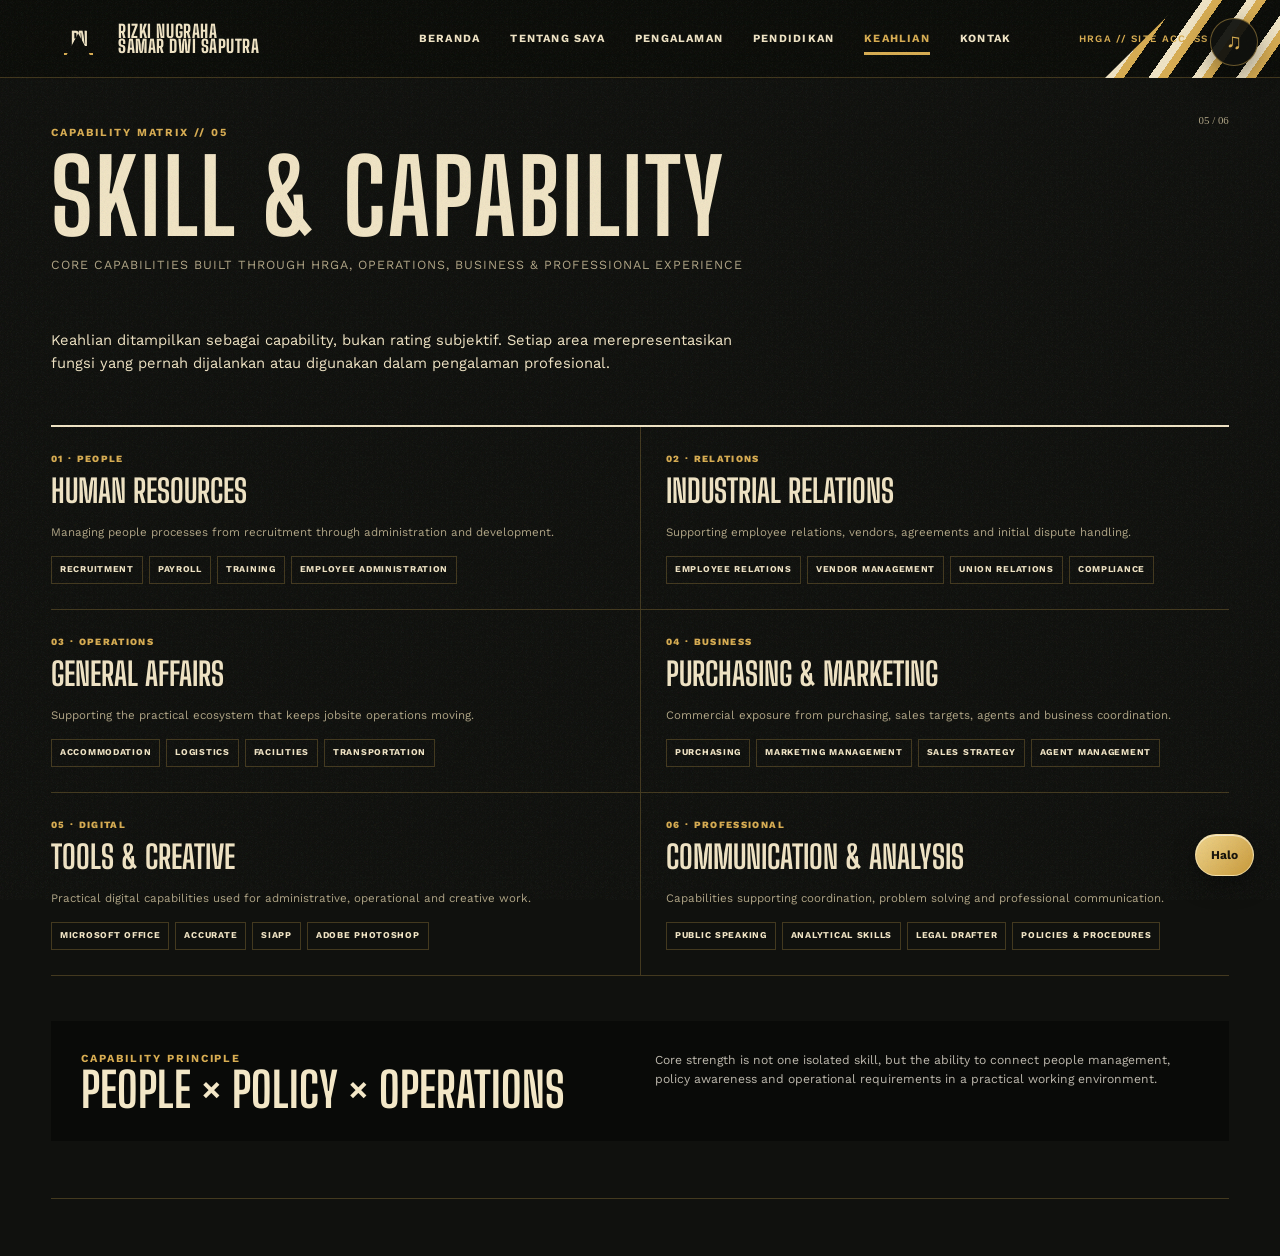
<file: keahlian.html>
<!doctype html>
<html lang="id">
<head>
<meta charset="utf-8">
<meta name="viewport" content="width=device-width, initial-scale=1">
<meta name="description" content="Portfolio profesional Rizki Nugraha Samar Dwi Saputra — HRGA & Mining Operations.">
<title>Skill & Capability — Rizki Nugraha</title>
<link rel="stylesheet" href="style.css">
</head>
<body class="">
<header class="navbar">
  <div class="container nav-inner">
    <a class="brand" href="beranda.html">
      <div class="logo">RN</div>
      <div class="brand-name"><span>RIZKI NUGRAHA</span><span>SAMAR DWI SAPUTRA</span></div>
    </a>
    <nav class="nav-links"><a href="beranda.html" class="">BERANDA</a>
<a href="tentang.html" class="">TENTANG SAYA</a>
<a href="pengalaman.html" class="">PENGALAMAN</a>
<a href="pendidikan.html" class="">PENDIDIKAN</a>
<a href="keahlian.html" class="active">KEAHLIAN</a>
<a href="kontak.html" class="">KONTAK</a></nav>
    <div class="nav-meta">HRGA // SITE ACCESS</div>
    <button class="menu-toggle" aria-label="Buka navigasi">☰</button>
  </div>
</header>

<main class="page">
<div class="page-no">05 / 06</div>
<div class="container">
<header class="page-head">
  <div class="eyebrow">CAPABILITY MATRIX // 05</div>
  <h1 class="display">SKILL & CAPABILITY</h1>
  <p class="sub">CORE CAPABILITIES BUILT THROUGH HRGA, OPERATIONS, BUSINESS & PROFESSIONAL EXPERIENCE</p>
</header>

<div class="capability-intro">
  <p style="font-size:.92rem;color:var(--muted);">Keahlian ditampilkan sebagai capability, bukan rating subjektif. Setiap area merepresentasikan fungsi yang pernah dijalankan atau digunakan dalam pengalaman profesional.</p>
</div>

<section class="capability-grid">
  <article class="capability"><div class="category">01 · PEOPLE</div><h2>HUMAN RESOURCES</h2><p>Managing people processes from recruitment through administration and development.</p><div class="matrix-tags"><span class="tag">Recruitment</span><span class="tag">Payroll</span><span class="tag">Training</span><span class="tag">Employee Administration</span></div></article>
  <article class="capability"><div class="category">02 · RELATIONS</div><h2>INDUSTRIAL RELATIONS</h2><p>Supporting employee relations, vendors, agreements and initial dispute handling.</p><div class="matrix-tags"><span class="tag">Employee Relations</span><span class="tag">Vendor Management</span><span class="tag">Union Relations</span><span class="tag">Compliance</span></div></article>
  <article class="capability"><div class="category">03 · OPERATIONS</div><h2>GENERAL AFFAIRS</h2><p>Supporting the practical ecosystem that keeps jobsite operations moving.</p><div class="matrix-tags"><span class="tag">Accommodation</span><span class="tag">Logistics</span><span class="tag">Facilities</span><span class="tag">Transportation</span></div></article>
  <article class="capability"><div class="category">04 · BUSINESS</div><h2>PURCHASING & MARKETING</h2><p>Commercial exposure from purchasing, sales targets, agents and business coordination.</p><div class="matrix-tags"><span class="tag">Purchasing</span><span class="tag">Marketing Management</span><span class="tag">Sales Strategy</span><span class="tag">Agent Management</span></div></article>
  <article class="capability"><div class="category">05 · DIGITAL</div><h2>TOOLS & CREATIVE</h2><p>Practical digital capabilities used for administrative, operational and creative work.</p><div class="matrix-tags"><span class="tag">Microsoft Office</span><span class="tag">ACCURATE</span><span class="tag">SIAPP</span><span class="tag">Adobe Photoshop</span></div></article>
  <article class="capability"><div class="category">06 · PROFESSIONAL</div><h2>COMMUNICATION & ANALYSIS</h2><p>Capabilities supporting coordination, problem solving and professional communication.</p><div class="matrix-tags"><span class="tag">Public Speaking</span><span class="tag">Analytical Skills</span><span class="tag">Legal Drafter</span><span class="tag">Policies & Procedures</span></div></article>
</section>

<section class="capability-callout">
  <div><div class="eyebrow">CAPABILITY PRINCIPLE</div><h2>PEOPLE × POLICY × OPERATIONS</h2></div>
  <p>Core strength is not one isolated skill, but the ability to connect people management, policy awareness and operational requirements in a practical working environment.</p>
</section>
</div>
<div class="site-footer-nav"><a href="pendidikan.html">← EDUCATION</a><a href="kontak.html">CONTACT →</a></div>
</main>

<script src="script.js"></script>
</body>
</html>
</file>
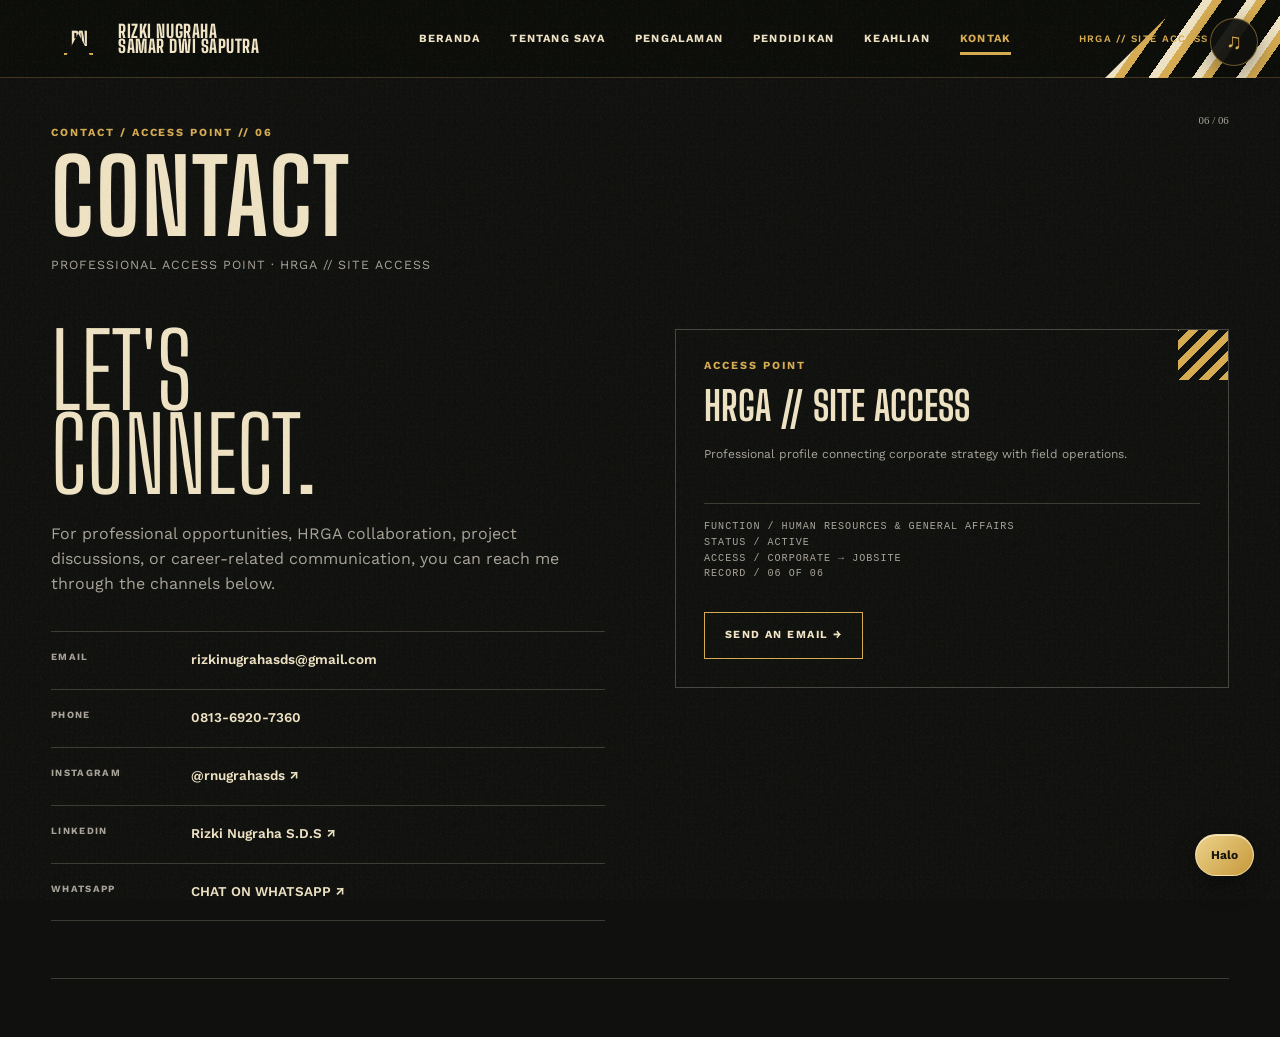
<file: kontak.html>
<!doctype html>
<html lang="id">
<head>
<meta charset="utf-8">
<meta name="viewport" content="width=device-width, initial-scale=1">
<meta name="description" content="Portfolio profesional Rizki Nugraha Samar Dwi Saputra — HRGA & Mining Operations.">
<title>Contact — Rizki Nugraha</title>
<link rel="stylesheet" href="style.css">
</head>
<body class="contact-page">
<header class="navbar">
  <div class="container nav-inner">
    <a class="brand" href="beranda.html">
      <div class="logo">RN</div>
      <div class="brand-name"><span>RIZKI NUGRAHA</span><span>SAMAR DWI SAPUTRA</span></div>
    </a>
    <nav class="nav-links"><a href="beranda.html" class="">BERANDA</a>
<a href="tentang.html" class="">TENTANG SAYA</a>
<a href="pengalaman.html" class="">PENGALAMAN</a>
<a href="pendidikan.html" class="">PENDIDIKAN</a>
<a href="keahlian.html" class="">KEAHLIAN</a>
<a href="kontak.html" class="active">KONTAK</a></nav>
    <div class="nav-meta">HRGA // SITE ACCESS</div>
    <button class="menu-toggle" aria-label="Buka navigasi">☰</button>
  </div>
</header>

<main class="page contact-page">
<div class="page-no">06 / 06</div>
<div class="container">
<header class="page-head">
  <div class="eyebrow">CONTACT / ACCESS POINT // 06</div>
  <h1 class="display">CONTACT</h1>
  <p class="sub">PROFESSIONAL ACCESS POINT · HRGA // SITE ACCESS</p>
</header>

<section class="contact-grid">
  <div>
    <div class="contact-title">LET'S<br>CONNECT.</div>
    <p class="contact-lead">For professional opportunities, HRGA collaboration, project discussions, or career-related communication, you can reach me through the channels below.</p>
    <div class="contact-list">
      <div class="contact-item"><small>EMAIL</small><a href="mailto:rizkinugrahasds@gmail.com">rizkinugrahasds@gmail.com</a></div>
      <div class="contact-item"><small>PHONE</small><a href="tel:+6281369207360">0813-6920-7360</a></div>
      <div class="contact-item"><small>INSTAGRAM</small><a href="https://www.instagram.com/rnugrahasds/" target="_blank" rel="noopener noreferrer">@rnugrahasds ↗</a></div>
      <div class="contact-item"><small>LINKEDIN</small><a href="https://www.linkedin.com/in/rizki-nugraha-s-d-s-42575a169" target="_blank" rel="noopener noreferrer">Rizki Nugraha S.D.S ↗</a></div>
      <div class="contact-item"><small>WHATSAPP</small><a href="https://wa.me/6281369207360" target="_blank" rel="noopener noreferrer">CHAT ON WHATSAPP ↗</a></div>
    </div>
  </div>

  <aside class="access-box">
    <div class="eyebrow">ACCESS POINT</div>
    <h3>HRGA // SITE ACCESS</h3>
    <p>Professional profile connecting corporate strategy with field operations.</p>
    <div class="access-code mono">
      FUNCTION / HUMAN RESOURCES & GENERAL AFFAIRS<br>
      STATUS / ACTIVE<br>
      ACCESS / CORPORATE → JOBSITE<br>
      RECORD / 06 OF 06
    </div>
    <div style="margin-top:30px;">
      <a class="btn" href="mailto:rizkinugrahasds@gmail.com">SEND AN EMAIL →</a>
    </div>
  </aside>
</section>
</div>
<div class="site-footer-nav"><a href="keahlian.html">← SKILLS</a><a href="beranda.html">RETURN TO SITE ACCESS →</a></div>
</main>

<script src="script.js"></script>
</body>
</html>
</file>
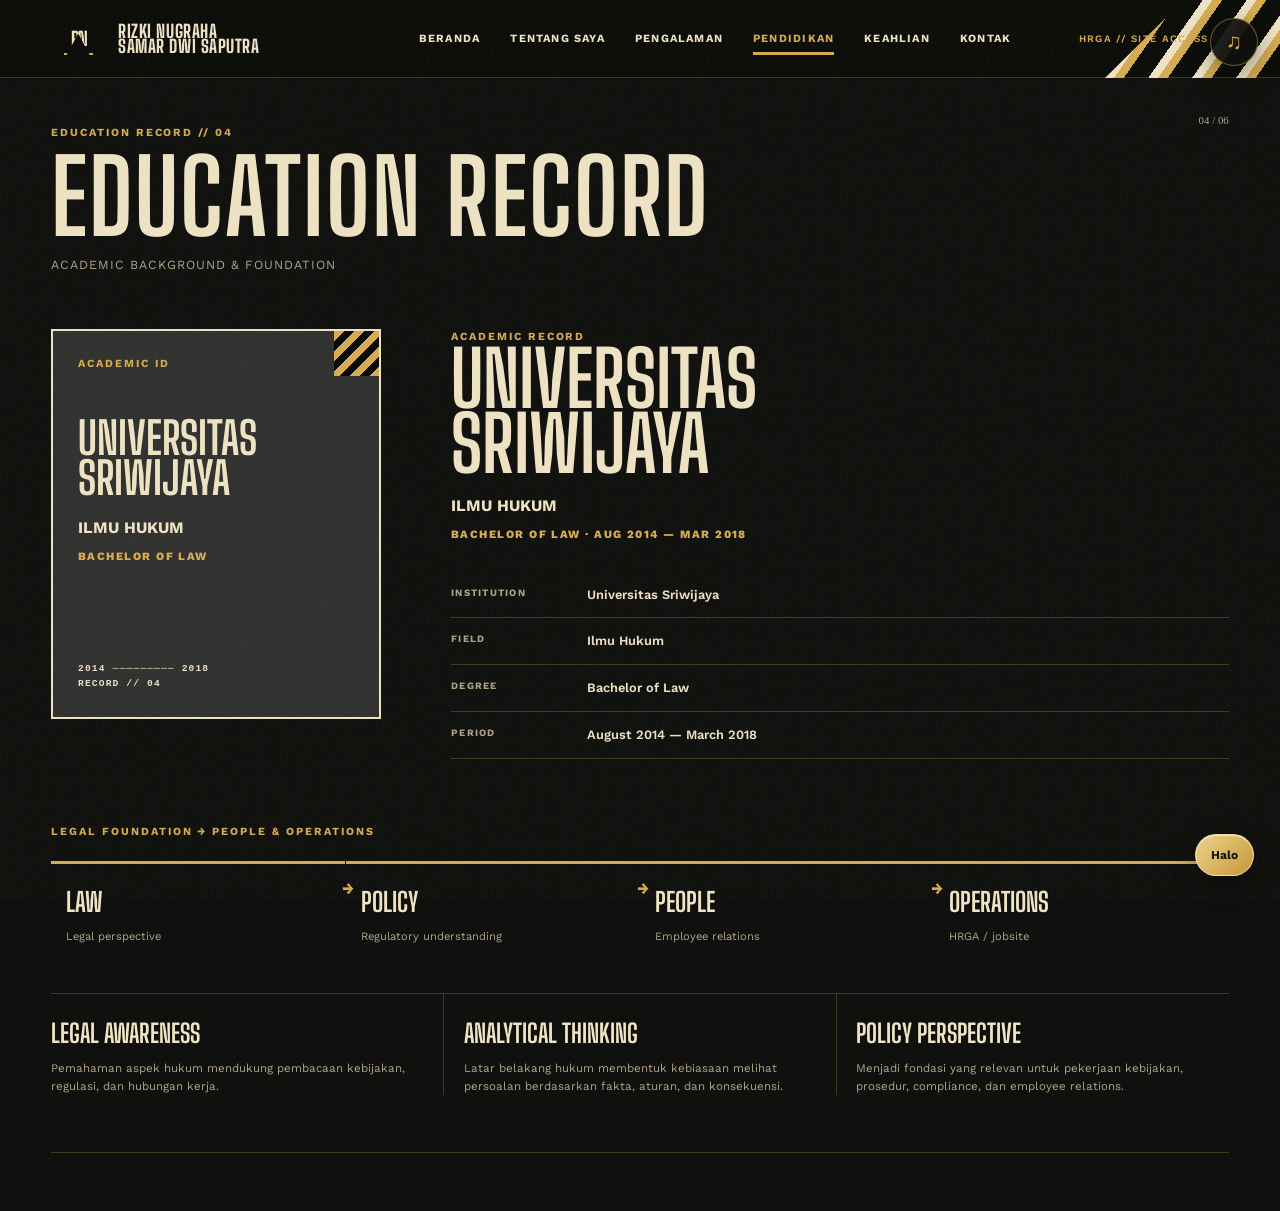
<file: pendidikan.html>
<!doctype html>
<html lang="id">
<head>
<meta charset="utf-8">
<meta name="viewport" content="width=device-width, initial-scale=1">
<meta name="description" content="Portfolio profesional Rizki Nugraha Samar Dwi Saputra — HRGA & Mining Operations.">
<title>Education Record — Rizki Nugraha</title>
<link rel="stylesheet" href="style.css">
</head>
<body class="">
<header class="navbar">
  <div class="container nav-inner">
    <a class="brand" href="beranda.html">
      <div class="logo">RN</div>
      <div class="brand-name"><span>RIZKI NUGRAHA</span><span>SAMAR DWI SAPUTRA</span></div>
    </a>
    <nav class="nav-links"><a href="beranda.html" class="">BERANDA</a>
<a href="tentang.html" class="">TENTANG SAYA</a>
<a href="pengalaman.html" class="">PENGALAMAN</a>
<a href="pendidikan.html" class="active">PENDIDIKAN</a>
<a href="keahlian.html" class="">KEAHLIAN</a>
<a href="kontak.html" class="">KONTAK</a></nav>
    <div class="nav-meta">HRGA // SITE ACCESS</div>
    <button class="menu-toggle" aria-label="Buka navigasi">☰</button>
  </div>
</header>

<main class="page">
<div class="page-no">04 / 06</div>
<div class="container">
<header class="page-head">
  <div class="eyebrow">EDUCATION RECORD // 04</div>
  <h1 class="display">EDUCATION RECORD</h1>
  <p class="sub">ACADEMIC BACKGROUND & FOUNDATION</p>
</header>

<section class="edu-grid">
  <div class="academic-id">
    <div class="eyebrow">ACADEMIC ID</div>
    <h2>UNIVERSITAS<br>SRIWIJAYA</h2>
    <div style="margin-top:18px;font-weight:700;">ILMU HUKUM</div>
    <div class="edu-degree">BACHELOR OF LAW</div>
    <div class="record mono">2014 ───────── 2018<br>RECORD // 04</div>
  </div>
  <div class="edu-main">
    <div class="eyebrow">ACADEMIC RECORD</div>
    <h2>UNIVERSITAS<br>SRIWIJAYA</h2>
    <div class="edu-field">ILMU HUKUM</div>
    <div class="edu-degree">BACHELOR OF LAW · AUG 2014 — MAR 2018</div>
    <div class="data-list" style="margin-top:28px;">
      <div class="data-row"><span class="label">INSTITUTION</span><span class="value">Universitas Sriwijaya</span></div>
      <div class="data-row"><span class="label">FIELD</span><span class="value">Ilmu Hukum</span></div>
      <div class="data-row"><span class="label">DEGREE</span><span class="value">Bachelor of Law</span></div>
      <div class="data-row"><span class="label">PERIOD</span><span class="value">August 2014 — March 2018</span></div>
    </div>
  </div>
</section>

<section class="foundation">
  <div class="eyebrow">LEGAL FOUNDATION → PEOPLE & OPERATIONS</div>
  <div class="foundation-flow">
    <div class="foundation-step"><strong>LAW</strong><p>Legal perspective</p></div>
    <div class="foundation-step"><strong>POLICY</strong><p>Regulatory understanding</p></div>
    <div class="foundation-step"><strong>PEOPLE</strong><p>Employee relations</p></div>
    <div class="foundation-step"><strong>OPERATIONS</strong><p>HRGA / jobsite</p></div>
  </div>
  <div class="foundation-notes">
    <article class="foundation-note"><h3>LEGAL AWARENESS</h3><p>Pemahaman aspek hukum mendukung pembacaan kebijakan, regulasi, dan hubungan kerja.</p></article>
    <article class="foundation-note"><h3>ANALYTICAL THINKING</h3><p>Latar belakang hukum membentuk kebiasaan melihat persoalan berdasarkan fakta, aturan, dan konsekuensi.</p></article>
    <article class="foundation-note"><h3>POLICY PERSPECTIVE</h3><p>Menjadi fondasi yang relevan untuk pekerjaan kebijakan, prosedur, compliance, dan employee relations.</p></article>
  </div>
</section>
</div>
<div class="site-footer-nav"><a href="pengalaman.html">← EXPERIENCE</a><a href="keahlian.html">SKILLS →</a></div>
</main>

<script src="script.js"></script>
</body>
</html>
</file>
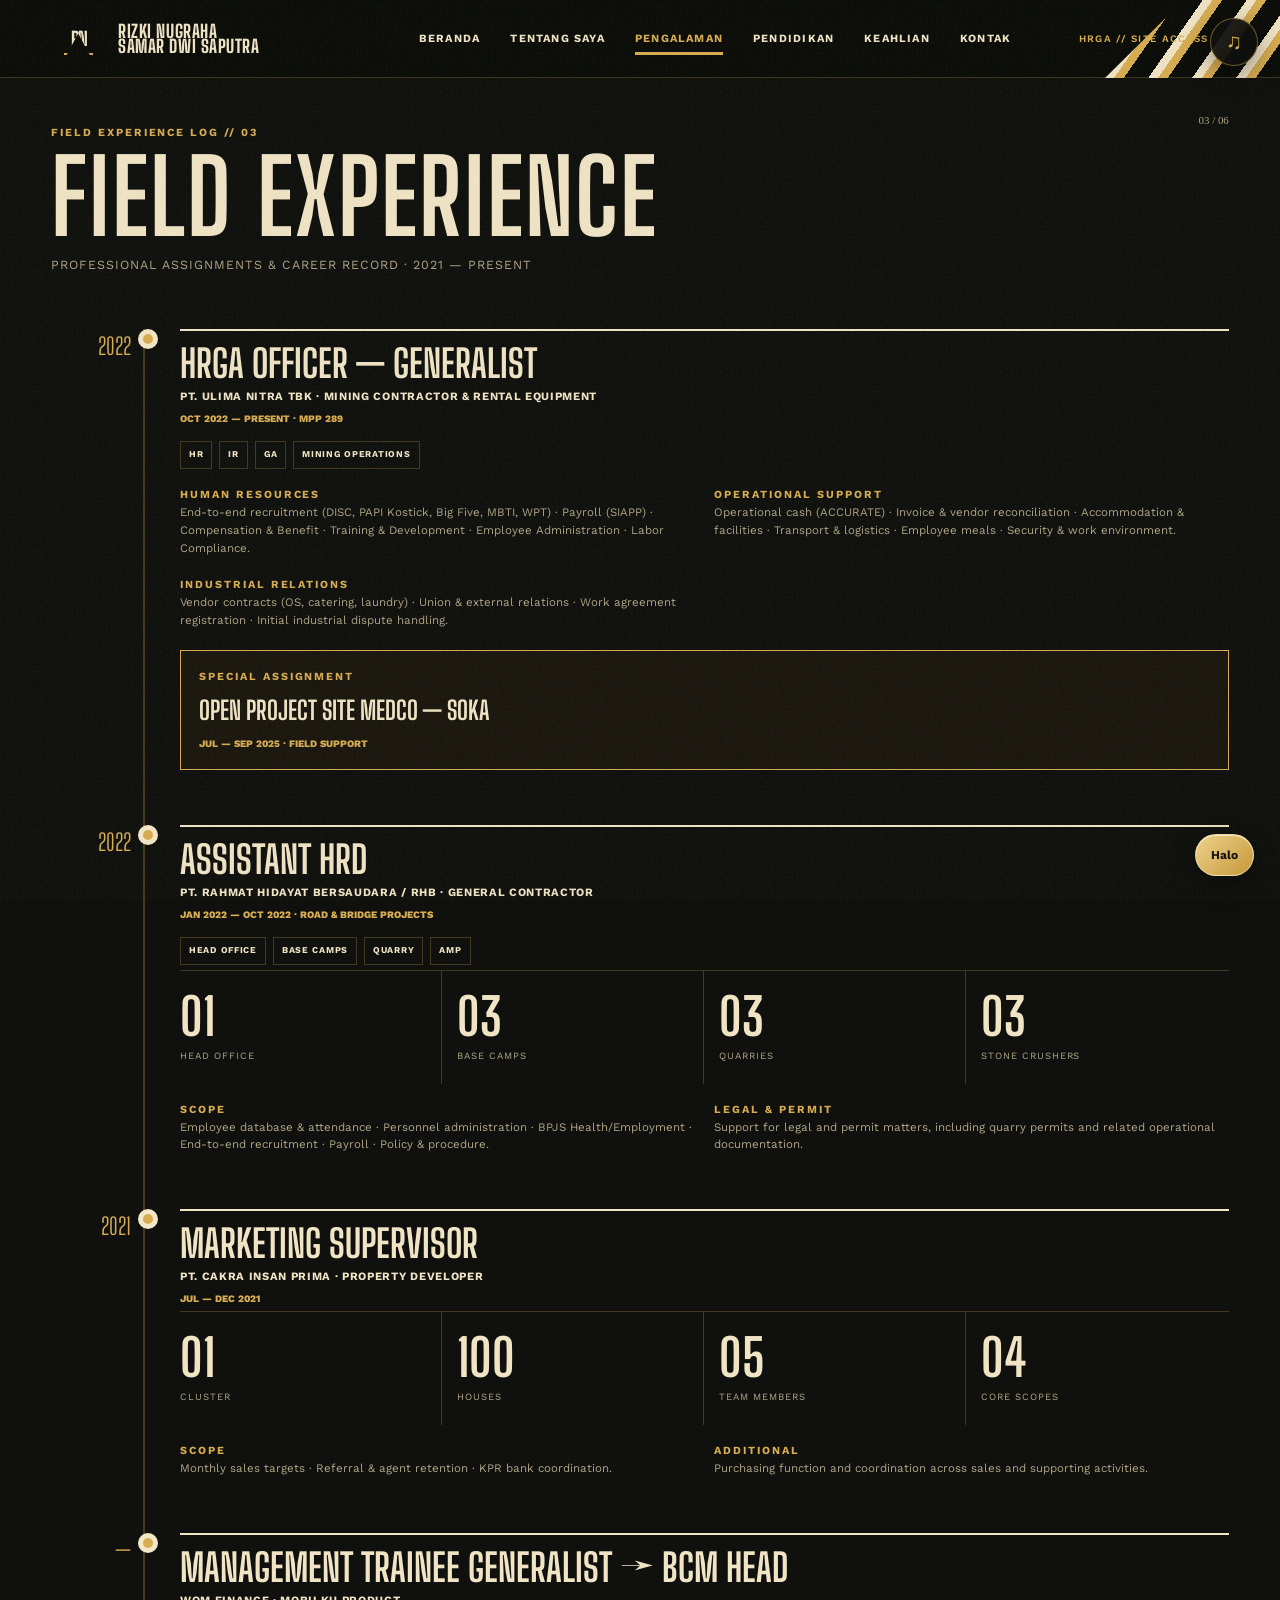
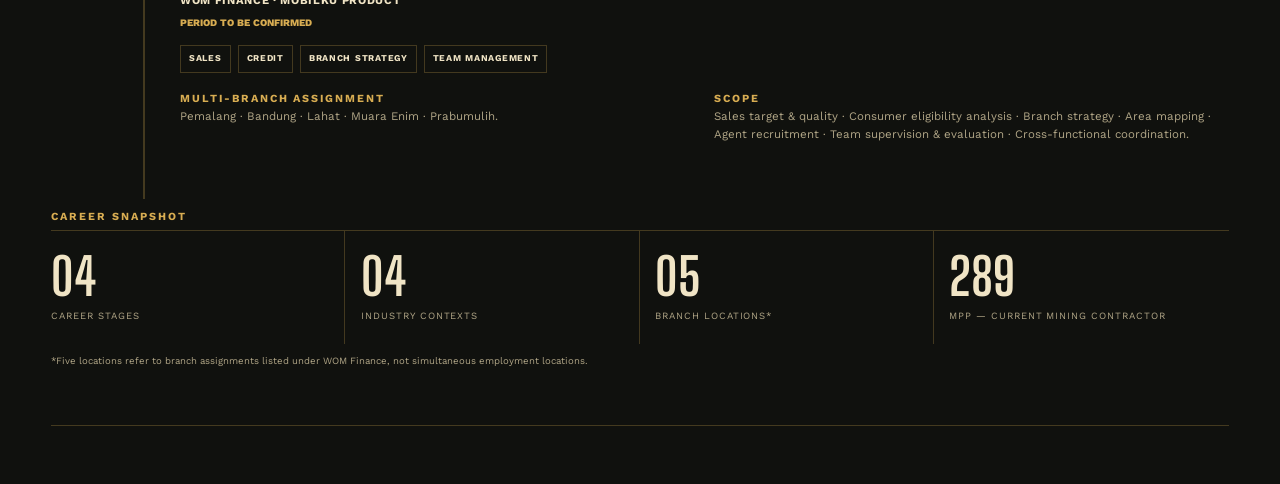
<file: pengalaman.html>
<!doctype html>
<html lang="id">
<head>
<meta charset="utf-8">
<meta name="viewport" content="width=device-width, initial-scale=1">
<meta name="description" content="Portfolio profesional Rizki Nugraha Samar Dwi Saputra — HRGA & Mining Operations.">
<title>Field Experience — Rizki Nugraha</title>
<link rel="stylesheet" href="style.css">
</head>
<body class="">
<header class="navbar">
  <div class="container nav-inner">
    <a class="brand" href="beranda.html">
      <div class="logo">RN</div>
      <div class="brand-name"><span>RIZKI NUGRAHA</span><span>SAMAR DWI SAPUTRA</span></div>
    </a>
    <nav class="nav-links"><a href="beranda.html" class="">BERANDA</a>
<a href="tentang.html" class="">TENTANG SAYA</a>
<a href="pengalaman.html" class="active">PENGALAMAN</a>
<a href="pendidikan.html" class="">PENDIDIKAN</a>
<a href="keahlian.html" class="">KEAHLIAN</a>
<a href="kontak.html" class="">KONTAK</a></nav>
    <div class="nav-meta">HRGA // SITE ACCESS</div>
    <button class="menu-toggle" aria-label="Buka navigasi">☰</button>
  </div>
</header>

<main class="page">
<div class="page-no">03 / 06</div>
<div class="container">
<header class="page-head">
  <div class="eyebrow">FIELD EXPERIENCE LOG // 03</div>
  <h1 class="display">FIELD EXPERIENCE</h1>
  <p class="sub">PROFESSIONAL ASSIGNMENTS & CAREER RECORD · 2021 — PRESENT</p>
</header>

<section class="timeline">
<article class="job">
  <div class="job-year">2022</div><div class="job-dot"></div>
  <div class="job-card">
    <h2>HRGA OFFICER — GENERALIST</h2>
    <div class="job-company">PT. ULIMA NITRA TBK · MINING CONTRACTOR & RENTAL EQUIPMENT</div>
    <div class="job-period">OCT 2022 — PRESENT · MPP 289</div>
    <div class="scope"><span class="tag">HR</span><span class="tag">IR</span><span class="tag">GA</span><span class="tag">MINING OPERATIONS</span></div>
    <div class="job-detail">
      <div><div class="eyebrow">HUMAN RESOURCES</div><p>End-to-end recruitment (DISC, PAPI Kostick, Big Five, MBTI, WPT) · Payroll (SIAPP) · Compensation & Benefit · Training & Development · Employee Administration · Labor Compliance.</p></div>
      <div><div class="eyebrow">OPERATIONAL SUPPORT</div><p>Operational cash (ACCURATE) · Invoice & vendor reconciliation · Accommodation & facilities · Transport & logistics · Employee meals · Security & work environment.</p></div>
      <div><div class="eyebrow">INDUSTRIAL RELATIONS</div><p>Vendor contracts (OS, catering, laundry) · Union & external relations · Work agreement registration · Initial industrial dispute handling.</p></div>
    </div>
    <div class="assignment"><div class="eyebrow">SPECIAL ASSIGNMENT</div><strong>OPEN PROJECT SITE MEDCO — SOKA</strong><div class="job-period">JUL — SEP 2025 · FIELD SUPPORT</div></div>
  </div>
</article>

<article class="job">
  <div class="job-year">2022</div><div class="job-dot"></div>
  <div class="job-card">
    <h2>ASSISTANT HRD</h2>
    <div class="job-company">PT. RAHMAT HIDAYAT BERSAUDARA / RHB · GENERAL CONTRACTOR</div>
    <div class="job-period">JAN 2022 — OCT 2022 · ROAD & BRIDGE PROJECTS</div>
    <div class="scope"><span class="tag">HEAD OFFICE</span><span class="tag">BASE CAMPS</span><span class="tag">QUARRY</span><span class="tag">AMP</span></div>
    <div class="stats">
      <div class="stat"><strong>01</strong><span>Head Office</span></div>
      <div class="stat"><strong>03</strong><span>Base Camps</span></div>
      <div class="stat"><strong>03</strong><span>Quarries</span></div>
      <div class="stat"><strong>03</strong><span>Stone Crushers</span></div>
    </div>
    <div class="job-detail">
      <div><div class="eyebrow">SCOPE</div><p>Employee database & attendance · Personnel administration · BPJS Health/Employment · End-to-end recruitment · Payroll · Policy & procedure.</p></div>
      <div><div class="eyebrow">LEGAL & PERMIT</div><p>Support for legal and permit matters, including quarry permits and related operational documentation.</p></div>
    </div>
  </div>
</article>

<article class="job">
  <div class="job-year">2021</div><div class="job-dot"></div>
  <div class="job-card">
    <h2>MARKETING SUPERVISOR</h2>
    <div class="job-company">PT. CAKRA INSAN PRIMA · PROPERTY DEVELOPER</div>
    <div class="job-period">JUL — DEC 2021</div>
    <div class="stats">
      <div class="stat"><strong>01</strong><span>Cluster</span></div>
      <div class="stat"><strong>100</strong><span>Houses</span></div>
      <div class="stat"><strong>05</strong><span>Team Members</span></div>
      <div class="stat"><strong>04</strong><span>Core Scopes</span></div>
    </div>
    <div class="job-detail">
      <div><div class="eyebrow">SCOPE</div><p>Monthly sales targets · Referral & agent retention · KPR bank coordination.</p></div>
      <div><div class="eyebrow">ADDITIONAL</div><p>Purchasing function and coordination across sales and supporting activities.</p></div>
    </div>
  </div>
</article>

<article class="job">
  <div class="job-year">—</div><div class="job-dot"></div>
  <div class="job-card">
    <h2>MANAGEMENT TRAINEE GENERALIST → BCM HEAD</h2>
    <div class="job-company">WOM FINANCE · MOBILKU PRODUCT</div>
    <div class="job-period">PERIOD TO BE CONFIRMED</div>
    <div class="scope"><span class="tag">SALES</span><span class="tag">CREDIT</span><span class="tag">BRANCH STRATEGY</span><span class="tag">TEAM MANAGEMENT</span></div>
    <div class="job-detail">
      <div><div class="eyebrow">MULTI-BRANCH ASSIGNMENT</div><p>Pemalang · Bandung · Lahat · Muara Enim · Prabumulih.</p></div>
      <div><div class="eyebrow">SCOPE</div><p>Sales target & quality · Consumer eligibility analysis · Branch strategy · Area mapping · Agent recruitment · Team supervision & evaluation · Cross-functional coordination.</p></div>
    </div>
  </div>
</article>
</section>

<section style="margin-top:10px;">
  <div class="eyebrow">CAREER SNAPSHOT</div>
  <div class="stats">
    <div class="stat"><strong>04</strong><span>Career Stages</span></div>
    <div class="stat"><strong>04</strong><span>Industry Contexts</span></div>
    <div class="stat"><strong>05</strong><span>Branch Locations*</span></div>
    <div class="stat"><strong>289</strong><span>MPP — Current Mining Contractor</span></div>
  </div>
  <p class="muted" style="font-size:.6rem;margin-top:10px;">*Five locations refer to branch assignments listed under WOM Finance, not simultaneous employment locations.</p>
</section>
</div>
<div class="site-footer-nav"><a href="tentang.html">← PERSONNEL PROFILE</a><a href="pendidikan.html">EDUCATION →</a></div>
</main>

<script src="script.js"></script>
</body>
</html>
</file>
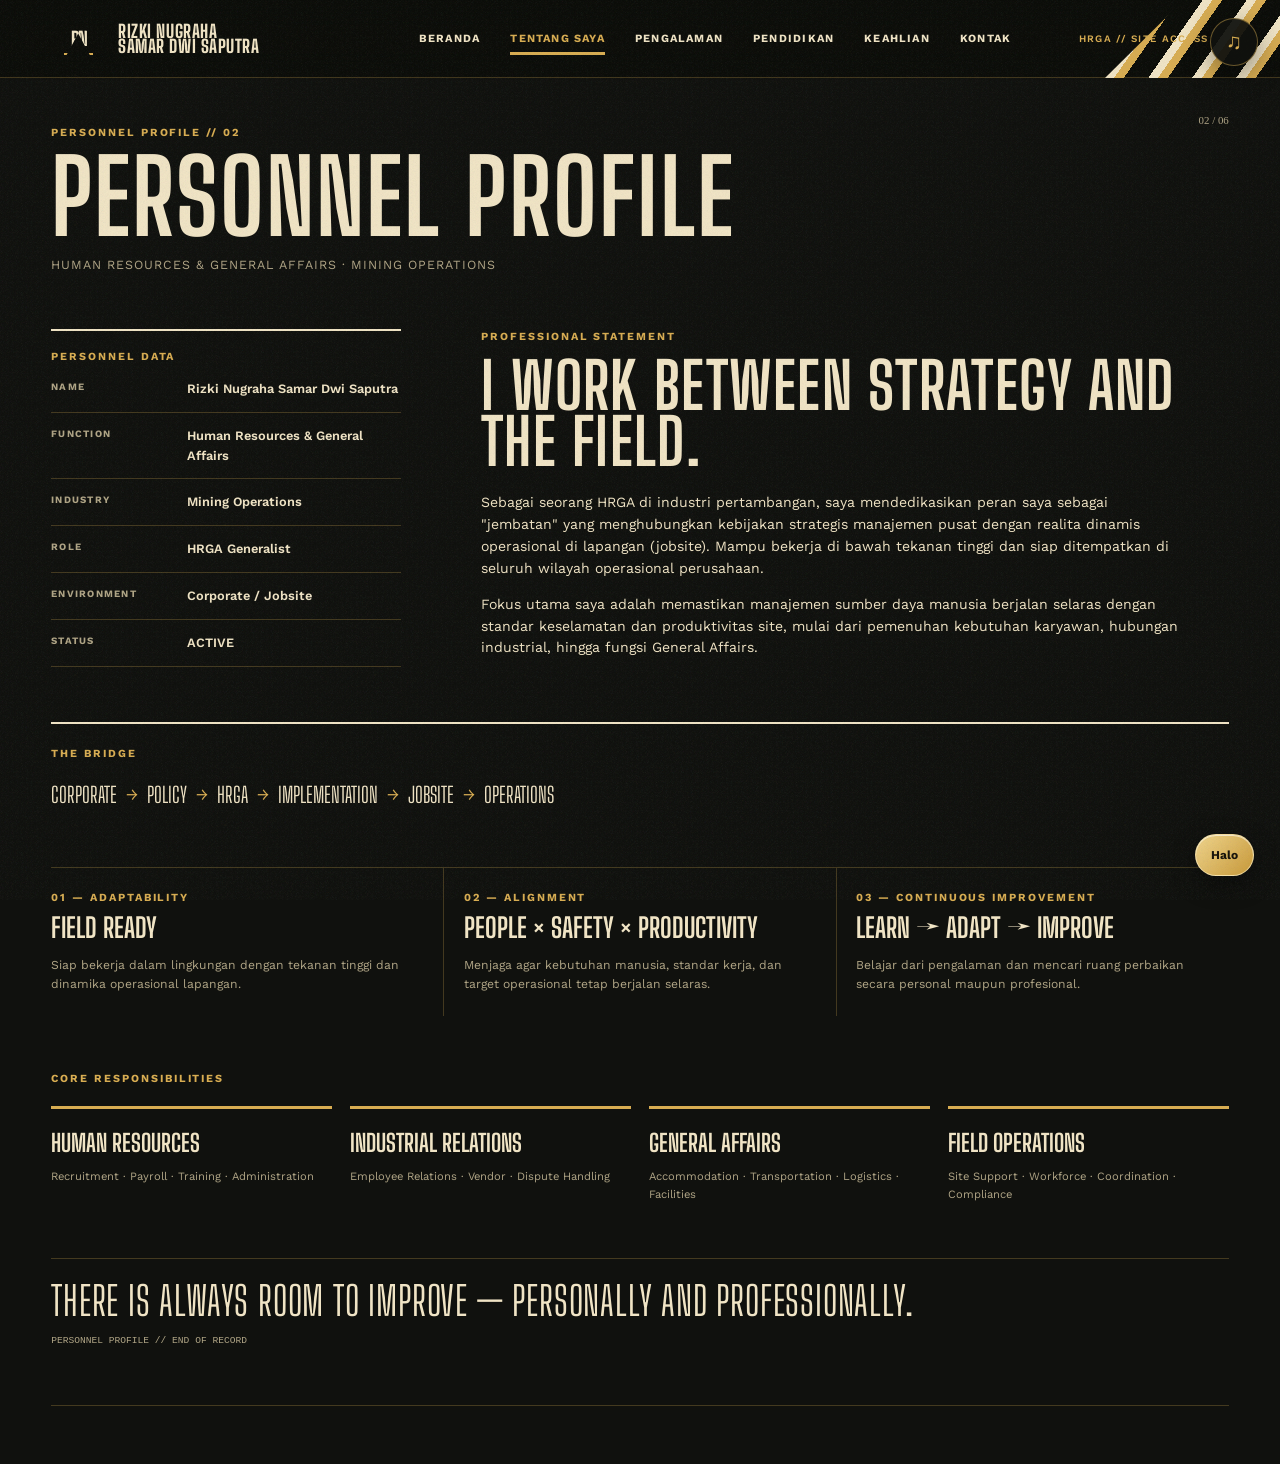
<file: tentang.html>
<!doctype html>
<html lang="id">
<head>
<meta charset="utf-8">
<meta name="viewport" content="width=device-width, initial-scale=1">
<meta name="description" content="Portfolio profesional Rizki Nugraha Samar Dwi Saputra — HRGA & Mining Operations.">
<title>Personnel Profile — Rizki Nugraha</title>
<link rel="stylesheet" href="style.css">
</head>
<body class="">
<header class="navbar">
  <div class="container nav-inner">
    <a class="brand" href="beranda.html">
      <div class="logo">RN</div>
      <div class="brand-name"><span>RIZKI NUGRAHA</span><span>SAMAR DWI SAPUTRA</span></div>
    </a>
    <nav class="nav-links"><a href="beranda.html" class="">BERANDA</a>
<a href="tentang.html" class="active">TENTANG SAYA</a>
<a href="pengalaman.html" class="">PENGALAMAN</a>
<a href="pendidikan.html" class="">PENDIDIKAN</a>
<a href="keahlian.html" class="">KEAHLIAN</a>
<a href="kontak.html" class="">KONTAK</a></nav>
    <div class="nav-meta">HRGA // SITE ACCESS</div>
    <button class="menu-toggle" aria-label="Buka navigasi">☰</button>
  </div>
</header>

<main class="page">
<div class="page-no">02 / 06</div>
<div class="container">
  <header class="page-head">
    <div class="eyebrow">PERSONNEL PROFILE // 02</div>
    <h1 class="display">PERSONNEL PROFILE</h1>
    <p class="sub">HUMAN RESOURCES & GENERAL AFFAIRS · MINING OPERATIONS</p>
  </header>

  <section class="grid-2">
    <div class="panel">
      <div class="eyebrow">PERSONNEL DATA</div>
      <div class="data-list">
        <div class="data-row"><span class="label">NAME</span><span class="value">Rizki Nugraha Samar Dwi Saputra</span></div>
        <div class="data-row"><span class="label">FUNCTION</span><span class="value">Human Resources & General Affairs</span></div>
        <div class="data-row"><span class="label">INDUSTRY</span><span class="value">Mining Operations</span></div>
        <div class="data-row"><span class="label">ROLE</span><span class="value">HRGA Generalist</span></div>
        <div class="data-row"><span class="label">ENVIRONMENT</span><span class="value">Corporate / Jobsite</span></div>
        <div class="data-row"><span class="label">STATUS</span><span class="value">ACTIVE</span></div>
      </div>
    </div>
    <div>
      <div class="eyebrow">PROFESSIONAL STATEMENT</div>
      <h2 class="display" style="font-size:clamp(2.7rem,5vw,5rem);margin-top:12px;">I WORK BETWEEN STRATEGY AND THE FIELD.</h2>
      <p style="margin-top:22px;max-width:700px;color:var(--muted);font-size:.88rem;">
        Sebagai seorang HRGA di industri pertambangan, saya mendedikasikan peran saya sebagai
        "jembatan" yang menghubungkan kebijakan strategis manajemen pusat dengan realita dinamis
        operasional di lapangan (jobsite). Mampu bekerja di bawah tekanan tinggi dan siap ditempatkan
        di seluruh wilayah operasional perusahaan.
      </p>
      <p style="margin-top:14px;max-width:700px;color:var(--muted);font-size:.88rem;">
        Fokus utama saya adalah memastikan manajemen sumber daya manusia berjalan selaras dengan
        standar keselamatan dan produktivitas site, mulai dari pemenuhan kebutuhan karyawan,
        hubungan industrial, hingga fungsi General Affairs.
      </p>
    </div>
  </section>

  <section class="bridge">
    <div class="eyebrow">THE BRIDGE</div>
    <div class="bridge-flow">
      <span>CORPORATE</span><i>→</i><span>POLICY</span><i>→</i><span>HRGA</span><i>→</i><span>IMPLEMENTATION</span><i>→</i><span>JOBSITE</span><i>→</i><span>OPERATIONS</span>
    </div>
  </section>

  <section class="philosophy">
    <article class="philo"><div class="eyebrow">01 — ADAPTABILITY</div><h3>FIELD READY</h3><p>Siap bekerja dalam lingkungan dengan tekanan tinggi dan dinamika operasional lapangan.</p></article>
    <article class="philo"><div class="eyebrow">02 — ALIGNMENT</div><h3>PEOPLE × SAFETY × PRODUCTIVITY</h3><p>Menjaga agar kebutuhan manusia, standar kerja, dan target operasional tetap berjalan selaras.</p></article>
    <article class="philo"><div class="eyebrow">03 — CONTINUOUS IMPROVEMENT</div><h3>LEARN → ADAPT → IMPROVE</h3><p>Belajar dari pengalaman dan mencari ruang perbaikan secara personal maupun profesional.</p></article>
  </section>

  <section class="responsibilities">
    <div class="eyebrow">CORE RESPONSIBILITIES</div>
    <div class="resp-grid">
      <article class="resp"><h3>HUMAN RESOURCES</h3><p>Recruitment · Payroll · Training · Administration</p></article>
      <article class="resp"><h3>INDUSTRIAL RELATIONS</h3><p>Employee Relations · Vendor · Dispute Handling</p></article>
      <article class="resp"><h3>GENERAL AFFAIRS</h3><p>Accommodation · Transportation · Logistics · Facilities</p></article>
      <article class="resp"><h3>FIELD OPERATIONS</h3><p>Site Support · Workforce · Coordination · Compliance</p></article>
    </div>
  </section>

  <div style="margin-top:55px;border-top:1px solid var(--line);padding-top:25px;">
    <p class="display" style="font-size:2.5rem;">THERE IS ALWAYS ROOM TO IMPROVE — PERSONALLY AND PROFESSIONALLY.</p>
    <div class="mono muted" style="font-size:.6rem;margin-top:15px;">PERSONNEL PROFILE // END OF RECORD</div>
  </div>
</div>
<div class="site-footer-nav"><a href="beranda.html">← HOME</a><a href="pengalaman.html">EXPERIENCE →</a></div>
</main>

<script src="script.js"></script>
</body>
</html>
</file>
<file: style.css>
@import url('https://fonts.googleapis.com/css2?family=Big+Shoulders+Display:wght@500;600;700;800&family=Work+Sans:wght@400;500;600;700&display=swap');
:root{--cream:#eee8dc;--paper:#e5ddce;--charcoal:#151819;--ink:#262a2a;--amber:#c87528;--steel:#657078;--line:rgba(38,42,42,.18);--darkline:rgba(238,232,220,.18)}
*{box-sizing:border-box;margin:0;padding:0}html{scroll-behavior:smooth}body{background:var(--cream);color:var(--ink);font-family:"Work Sans",sans-serif;line-height:1.55}body:before{content:"";position:fixed;inset:0;pointer-events:none;z-index:200;opacity:.035;background-image:url("data:image/svg+xml,%3Csvg xmlns='http://www.w3.org/2000/svg' width='140' height='140'%3E%3Cfilter id='n'%3E%3CfeTurbulence baseFrequency='.8' numOctaves='2'/%3E%3C/filter%3E%3Crect width='100%25' height='100%25' filter='url(%23n)'/%3E%3C/svg%3E")}a{color:inherit;text-decoration:none}button{font:inherit}.container{width:min(1280px,92vw);margin:auto}.display{font-family:"Big Shoulders Display",sans-serif;text-transform:uppercase;line-height:.88;letter-spacing:.02em}.eyebrow{font-size:.68rem;font-weight:700;letter-spacing:.18em;text-transform:uppercase;color:var(--amber)}.mono{font-family:ui-monospace,SFMono-Regular,Menlo,monospace}.muted{color:var(--steel)}
.navbar{position:fixed;top:0;left:0;width:100%;height:78px;z-index:100;background:rgba(238,232,220,.98);border-bottom:1px solid var(--line)}.navbar:after{content:"";position:absolute;right:0;top:0;width:175px;height:78px;background:repeating-linear-gradient(-55deg,transparent 0 20px,var(--amber) 20px 28px,var(--ink) 28px 36px);clip-path:polygon(45% 0,100% 0,100% 100%,0 100%)}.nav-inner{height:100%;display:flex;align-items:center;gap:28px;position:relative;z-index:2}.brand{display:flex;align-items:center;gap:13px;min-width:300px}.logo{width:54px;height:42px;position:relative;display:grid;place-items:center;font-family:"Big Shoulders Display";font-weight:800;font-size:1.2rem;letter-spacing:-.12em;color:var(--ink);clip-path:polygon(50% 0,100% 100%,76% 100%,50% 38%,24% 100%,0 100%)}.logo:after{content:"";position:absolute;bottom:5px;left:13px;width:29px;height:2px;background:var(--amber)}.brand-name{font-family:"Big Shoulders Display";font-size:1.12rem;line-height:.82;font-weight:800;letter-spacing:.03em}.brand-name span{display:block}.nav-links{display:flex;align-items:center;justify-content:center;gap:30px;flex:1}.nav-links a{font-size:.69rem;font-weight:700;letter-spacing:.11em;position:relative;padding:30px 0;white-space:nowrap}.nav-links a:after{content:"";position:absolute;left:0;right:0;bottom:22px;height:3px;background:var(--amber);transform:scaleX(0);transform-origin:left;transition:.2s}.nav-links a:hover:after,.nav-links a.active:after{transform:scaleX(1)}.nav-meta{font-size:.62rem;line-height:1.35;letter-spacing:.13em;font-weight:600;color:var(--steel);width:150px;z-index:3}.menu-toggle{display:none;border:0;background:none;font-size:1.7rem;cursor:pointer}
.page{min-height:100vh;padding:125px 0 115px;position:relative;overflow:hidden}.page-no{position:absolute;right:4vw;top:112px;font-family:ui-monospace;font-size:.68rem;color:var(--steel)}.page-head{margin-bottom:55px}.page-head h1{font-size:clamp(4rem,8vw,8rem);margin-top:10px}.page-head .sub{margin-top:13px;color:var(--steel);font-size:.78rem;letter-spacing:.08em}.grid-2{display:grid;grid-template-columns:350px 1fr;gap:80px}.panel{border-top:2px solid var(--ink);padding-top:18px}.data-list{display:grid}.data-row{display:grid;grid-template-columns:120px 1fr;gap:16px;padding:13px 0;border-bottom:1px solid var(--line)}.data-row .label{font-size:.61rem;letter-spacing:.13em;font-weight:700;color:var(--steel)}.data-row .value{font-size:.8rem;font-weight:600}.btn{display:inline-flex;align-items:center;gap:15px;padding:14px 20px;background:transparent;color:var(--cream);font-size:.68rem;font-weight:700;letter-spacing:.13em;text-transform:uppercase;border:1px solid var(--amber);transition:.2s}.btn:hover{background:var(--amber)}.site-footer-nav{position:absolute;bottom:28px;left:4vw;right:4vw;display:flex;justify-content:space-between;border-top:1px solid var(--line);padding-top:14px}.site-footer-nav a{font-size:.63rem;font-weight:700;letter-spacing:.12em;text-transform:uppercase}.site-footer-nav a:hover{color:var(--amber)}
.hero{min-height:100vh;background:var(--charcoal);color:var(--cream);padding-top:78px;position:relative;overflow:hidden}.hero:before{content:"";position:absolute;inset:0;background:linear-gradient(90deg,rgba(13,15,16,.98) 0%,rgba(13,15,16,.88) 34%,rgba(13,15,16,.38) 70%,rgba(13,15,16,.55) 100%),url("assets/mine-bg.svg") center/cover no-repeat}.hero:after{content:"";position:absolute;left:0;top:78px;bottom:0;width:34px;background:repeating-linear-gradient(-55deg,var(--amber) 0 12px,var(--charcoal) 12px 24px);clip-path:polygon(0 0,100% 0,100% 100%,0 100%)}.hero-grid{position:relative;z-index:2;min-height:calc(100vh - 78px);display:grid;grid-template-columns:1.03fr .97fr;align-items:center;gap:10px}.hero-copy{padding:35px 0 55px 65px}.hero-name{font-size:clamp(4.2rem,7.7vw,8.2rem);max-width:760px;margin-top:22px}.hero-role{margin-top:24px;color:var(--amber);font-weight:800;letter-spacing:.2em;font-size:.94rem}.hero-tagline{margin-top:18px;max-width:610px;font-family:"Work Sans";font-size:clamp(1.05rem,1.65vw,1.45rem);font-weight:500;line-height:1.35}.hero-tagline span{display:block;margin-top:15px;font-style:italic;color:var(--amber)!important}.hero-meta{display:grid;grid-template-columns:repeat(3,1fr);max-width:650px;margin:32px 0 30px;border:1px solid rgba(238,232,220,.24)}.meta-item{padding:14px 16px;border-right:1px solid rgba(238,232,220,.2)}.meta-item:last-child{border-right:0}.meta-item small{display:block;color:#aaa79e;font-size:.55rem;letter-spacing:.15em}.meta-item strong{display:block;margin-top:5px;font-family:"Big Shoulders Display";font-size:1.05rem;letter-spacing:.05em}.hero-photo{height:calc(100vh - 78px);min-height:610px;position:relative;display:flex;align-items:flex-end;justify-content:center}.hero-photo:before{content:"";position:absolute;width:74%;height:78%;right:8%;bottom:0;border:1px solid rgba(238,232,220,.35);background:linear-gradient(135deg,rgba(238,232,220,.04),transparent)}.photo-real{width:min(580px,90%);height:88%;object-fit:contain;object-position:center bottom;position:relative;z-index:2;filter:drop-shadow(0 30px 28px rgba(0,0,0,.45))}.hero-id{position:absolute;right:0;top:14%;z-index:4;width:104px;padding:15px 12px 18px;background:var(--cream);color:var(--charcoal);border:1px solid rgba(38,42,42,.2);font-family:"Big Shoulders Display";font-size:1.45rem;text-align:center;box-shadow:0 12px 30px rgba(0,0,0,.25)}.hero-id:before{content:"";display:block;width:38px;height:7px;border-radius:5px;background:var(--charcoal);margin:0 auto 15px}.hero-id b{display:block;font-size:.55rem;letter-spacing:.13em;font-family:"Work Sans"}.hero-id .idnum{display:block;font-size:3rem;line-height:1;margin:7px 0}.hero-id:after{content:"";display:block;height:8px;margin:16px -12px -18px;background:repeating-linear-gradient(-55deg,var(--amber) 0 9px,var(--charcoal) 9px 18px)}.home-strip{position:absolute;z-index:4;left:0;right:0;bottom:0;background:rgba(238,232,220,.98);color:var(--charcoal);min-height:105px;display:grid;grid-template-columns:1.1fr 1fr .85fr;align-items:center;gap:30px;padding:18px 5vw}.home-strip-title{display:flex;gap:18px;align-items:center}.helmet{width:46px;height:46px;border:2px solid var(--charcoal);border-radius:50% 50% 35% 35%;position:relative;flex:none}.helmet:after{content:"";position:absolute;left:-7px;right:-7px;bottom:3px;height:7px;border:2px solid var(--charcoal);border-radius:8px}.home-strip h3{font-family:"Big Shoulders Display";font-size:1.55rem;letter-spacing:.04em}.home-strip p{font-size:.62rem;letter-spacing:.08em;font-weight:700}.strip-flow{display:flex;gap:3px;height:82px}.strip-flow span{flex:1;background-size:cover;background-position:center;filter:grayscale(1);border-right:3px solid var(--cream)}.strip-flow span:nth-child(1){background-image:url("assets/mine-bg.svg")}.strip-flow span:nth-child(2){background-image:url("assets/mine-bg.svg");background-position:70% 60%}.strip-flow span:nth-child(3){background-image:url("assets/mine-bg.svg");background-position:35% 75%}.strip-access{display:flex;justify-content:space-between;align-items:center}.strip-access strong{font-family:"Big Shoulders Display";font-size:1.8rem}.arrows{display:flex;gap:12px}.arrow{width:40px;height:40px;border:1px solid var(--charcoal);border-radius:50%;display:grid;place-items:center;font-size:1.2rem}.arrow:first-child{background:var(--charcoal);color:var(--cream)}
.bridge{margin:55px 0 0;border-top:2px solid var(--ink);padding-top:22px}.bridge-flow{display:flex;flex-wrap:wrap;align-items:center;gap:9px;margin-top:16px}.bridge-flow span{font-family:"Big Shoulders Display";font-size:1.35rem;text-transform:uppercase}.bridge-flow i{color:var(--amber);font-style:normal}.philosophy{margin-top:55px;display:grid;grid-template-columns:repeat(3,1fr);border-top:1px solid var(--line)}.philo{padding:22px 20px 22px 0;border-right:1px solid var(--line)}.philo:not(:first-child){padding-left:20px}.philo:last-child{border-right:0}.philo h3{font-family:"Big Shoulders Display";font-size:1.7rem}.philo p{font-size:.76rem;color:var(--steel);margin-top:7px}.responsibilities{margin-top:55px}.resp-grid{display:grid;grid-template-columns:repeat(4,1fr);gap:18px;margin-top:18px}.resp{border-top:3px solid var(--amber);padding-top:15px}.resp h3{font-family:"Big Shoulders Display";font-size:1.5rem}.resp p{font-size:.7rem;color:var(--steel);margin-top:7px}.timeline{position:relative;margin-top:15px}.timeline:before{content:"";position:absolute;left:92px;top:0;bottom:0;width:2px;background:var(--line)}.job{display:grid;grid-template-columns:80px 25px 1fr;gap:12px;padding-bottom:55px}.job-year{font-family:"Big Shoulders Display";font-size:1.45rem;color:var(--amber);text-align:right}.job-dot{width:10px;height:10px;background:var(--amber);border-radius:50%;margin-top:5px;position:relative;z-index:2;box-shadow:0 0 0 5px var(--cream)}.job-card{border-top:2px solid var(--ink);padding-top:14px}.job-card h2{font-family:"Big Shoulders Display";font-size:2.4rem;line-height:.95}.job-company{margin-top:7px;font-size:.7rem;font-weight:700;letter-spacing:.06em}.job-period{font-size:.62rem;color:var(--amber);font-weight:800;margin-top:5px;text-transform:uppercase}.scope{display:flex;flex-wrap:wrap;gap:7px;margin-top:15px}.tag{font-size:.56rem;font-weight:700;letter-spacing:.08em;border:1px solid var(--line);padding:6px 8px;text-transform:uppercase}.job-detail{margin-top:18px;display:grid;grid-template-columns:1fr 1fr;gap:20px}.job-detail h4{font-size:.6rem;letter-spacing:.13em;color:var(--steel);margin-bottom:6px}.job-detail p{font-size:.72rem;color:var(--steel)}.assignment{margin-top:20px;border:1px solid var(--amber);padding:18px;background:rgba(200,117,40,.06)}.assignment .eyebrow{margin-bottom:5px}.assignment strong{font-family:"Big Shoulders Display";font-size:1.6rem;display:block}.stats{display:grid;grid-template-columns:repeat(4,1fr);border-top:1px solid var(--line);margin-top:5px}.stat{padding:20px 15px 20px 0;border-right:1px solid var(--line)}.stat:not(:first-child){padding-left:15px}.stat:last-child{border-right:0}.stat strong{font-family:"Big Shoulders Display";font-size:3.2rem;line-height:1}.stat span{display:block;font-size:.6rem;letter-spacing:.1em;text-transform:uppercase;color:var(--steel);margin-top:5px}
.edu-grid{display:grid;grid-template-columns:330px 1fr;gap:70px;align-items:start}.academic-id{border:2px solid var(--ink);padding:25px;min-height:390px;position:relative;background:rgba(255,255,255,.14)}.academic-id:after{content:"";position:absolute;right:0;top:0;width:45px;height:45px;background:repeating-linear-gradient(-45deg,var(--amber) 0 7px,var(--charcoal) 7px 14px)}.academic-id h2{font-family:"Big Shoulders Display";font-size:2.8rem;line-height:.9;margin-top:45px}.academic-id .record{position:absolute;bottom:25px;font-size:.6rem;letter-spacing:.12em;font-weight:700}.edu-main h2{font-family:"Big Shoulders Display";font-size:clamp(3rem,6vw,6rem);line-height:.85}.edu-field{font-size:1rem;font-weight:700;margin-top:18px}.edu-degree{color:var(--amber);font-weight:800;font-size:.7rem;letter-spacing:.13em;text-transform:uppercase;margin-top:7px}.foundation{margin-top:65px}.foundation-flow{display:grid;grid-template-columns:repeat(4,1fr);margin-top:20px}.foundation-step{padding:18px 15px;border-top:3px solid var(--amber);position:relative}.foundation-step:not(:last-child):after{content:"→";position:absolute;right:-9px;top:13px;color:var(--amber);font-weight:700}.foundation-step strong{font-family:"Big Shoulders Display";font-size:1.65rem}.foundation-step p{font-size:.7rem;color:var(--steel);margin-top:5px}.foundation-notes{display:grid;grid-template-columns:repeat(3,1fr);margin-top:30px;border-top:1px solid var(--line)}.foundation-note{padding:20px 20px 0 0;border-right:1px solid var(--line)}.foundation-note:not(:first-child){padding-left:20px}.foundation-note:last-child{border:0}.foundation-note h3{font-family:"Big Shoulders Display";font-size:1.6rem}.foundation-note p{font-size:.72rem;color:var(--steel);margin-top:6px}.capability-intro{max-width:720px}.capability-grid{display:grid;grid-template-columns:repeat(2,1fr);margin-top:50px;border-top:2px solid var(--ink)}.capability{padding:25px 25px 25px 0;border-bottom:1px solid var(--line)}.capability:nth-child(even){padding-left:25px;border-left:1px solid var(--line)}.capability h2{font-family:"Big Shoulders Display";font-size:2rem}.capability .category{font-size:.6rem;color:var(--amber);font-weight:800;letter-spacing:.14em;text-transform:uppercase}.capability p{font-size:.72rem;color:var(--steel);margin:8px 0 14px}.matrix-tags{display:flex;flex-wrap:wrap;gap:6px}.capability-callout{margin-top:45px;background:var(--charcoal);color:var(--cream);padding:30px;display:grid;grid-template-columns:1fr 1fr;gap:30px}.capability-callout h2{font-family:"Big Shoulders Display";font-size:3rem;line-height:.9}.capability-callout p{font-size:.76rem;color:#bdb8ad}.contact-page{background:var(--charcoal);color:var(--cream)}.contact-page .page-head .sub{color:#aaa59a}.contact-page .page-no{color:#aaa59a}.contact-grid{display:grid;grid-template-columns:1fr 1fr;gap:70px;align-items:start}.contact-title{font-family:"Big Shoulders Display";font-size:clamp(4rem,8vw,8rem);line-height:.82;text-transform:uppercase}.contact-lead{margin-top:25px;color:#aaa59a;max-width:520px}.contact-list{margin-top:35px;border-top:1px solid var(--darkline)}.contact-item{display:grid;grid-template-columns:120px 1fr;gap:20px;padding:18px 0;border-bottom:1px solid var(--darkline)}.contact-item small{color:#aaa59a;font-size:.6rem;letter-spacing:.14em;font-weight:700}.contact-item a,.contact-item span{font-size:.84rem;font-weight:600}.contact-item a:hover{color:var(--amber)}.access-box{border:1px solid rgba(238,232,220,.25);padding:28px;position:relative}.access-box:before{content:"";position:absolute;top:0;right:0;width:50px;height:50px;background:repeating-linear-gradient(-45deg,var(--amber) 0 7px,transparent 7px 14px)}.access-box h3{font-family:"Big Shoulders Display";font-size:2.5rem}.access-box p{font-size:.75rem;color:#aaa59a;margin-top:8px}.access-code{margin-top:40px;border-top:1px solid var(--darkline);padding-top:15px;font-size:.63rem;letter-spacing:.1em;color:#aaa59a}.contact-page .site-footer-nav{border-color:var(--darkline)}.contact-page .site-footer-nav a{color:var(--cream)}.contact-page .site-footer-nav a:hover{color:var(--amber)}
@media(max-width:1100px){.brand{min-width:auto}.nav-links{gap:16px}.nav-links a{font-size:.61rem}.nav-meta{display:none}.hero-copy{padding-left:40px}.hero-name{font-size:clamp(4rem,7vw,6.7rem)}}
@media(max-width:820px){.navbar{height:68px}.navbar:after{width:90px;height:68px}.nav-inner{justify-content:space-between}.brand-name span:last-child{display:none}.nav-links{position:absolute;top:68px;left:0;right:0;background:var(--cream);border-bottom:1px solid var(--line);display:none;flex-direction:column;align-items:stretch;padding:10px 7vw 20px;gap:0}.nav-links.open{display:flex}.nav-links a{padding:13px 0;font-size:.7rem;border-bottom:1px solid var(--line)}.nav-links a:after{bottom:0}.menu-toggle{display:block}.page{padding-top:105px}.page-no{top:92px}.grid-2,.edu-grid,.contact-grid{grid-template-columns:1fr;gap:40px}.hero{padding-top:68px}.hero-grid{grid-template-columns:1fr;min-height:auto}.hero-copy{padding:50px 8vw 30px;order:2}.hero-name{font-size:clamp(3.5rem,15vw,6rem)}.hero-photo{height:520px;min-height:0;order:1}.photo-real{width:92%;height:500px}.hero-id{right:5%;top:8%;width:90px}.hero-meta{grid-template-columns:1fr}.meta-item{border-right:0;border-bottom:1px solid rgba(238,232,220,.2)}.meta-item:last-child{border-bottom:0}.home-strip{position:relative;grid-template-columns:1fr;gap:15px;padding:20px 8vw}.strip-flow{height:65px}.strip-access{display:none}.philosophy,.resp-grid,.stats,.foundation-flow,.foundation-notes{grid-template-columns:1fr}.philo,.philo:not(:first-child),.foundation-note,.foundation-note:not(:first-child){padding:18px 0;border-right:0;border-bottom:1px solid var(--line)}.timeline:before{left:8px}.job{grid-template-columns:0 28px 1fr}.job-year{display:none}.job-detail{grid-template-columns:1fr}.foundation-step:not(:last-child):after{content:"↓";right:auto;left:3px;top:auto;bottom:-14px}.capability-grid,.capability-callout{grid-template-columns:1fr}.capability:nth-child(even){padding-left:0;border-left:0}.site-footer-nav{position:relative;bottom:auto;margin-top:55px;left:auto;right:auto}.contact-page .site-footer-nav{position:relative}}

:root{--cream:#f3e7c7;--paper:#17150f;--charcoal:#090a08;--ink:#f0e4c5;--amber:#d8ad52;--steel:#b0a586;--line:rgba(216,173,82,.26);--darkline:rgba(243,231,199,.2)}
body,.page{background-color:#10110e;color:var(--ink)}
.navbar{background:rgba(12,13,10,.94);backdrop-filter:blur(14px);border-bottom-color:var(--line)}
.nav-links{color:var(--ink)}
.nav-links a:hover,.nav-links a.active,.nav-meta{color:var(--amber)}
.menu-toggle{color:var(--cream)}
@media(max-width:820px){.nav-links{background:#10110e}}
body:before{opacity:.085;background-image:radial-gradient(circle,rgba(216,173,82,.34) 1px,transparent 1.5px),url("data:image/svg+xml,%3Csvg xmlns='http://www.w3.org/2000/svg' width='140' height='140'%3E%3Cfilter id='n'%3E%3CfeTurbulence baseFrequency='.8' numOctaves='2'/%3E%3C/filter%3E%3Crect width='100%25' height='100%25' filter='url(%23n)'/%3E%3C/svg%3E");background-size:150px 150px,140px 140px;animation:dust-drift 34s linear infinite}
.hero:before{animation:mine-drift 28s ease-in-out infinite alternate}
.hero-photo:before{border-color:rgba(216,173,82,.45);box-shadow:0 0 70px rgba(216,173,82,.08);animation:frame-float 7s ease-in-out infinite}
.photo-real{filter:drop-shadow(0 18px 35px rgba(0,0,0,.65));transform-origin:50% 90%;animation:portrait-float 6s ease-in-out infinite}
.data-row,.philo,.resp,.capability,.job-card,.academic-id,.access-box{transition:transform .35s ease,border-color .35s ease,box-shadow .35s ease}
.data-row:hover,.philo:hover,.resp:hover,.capability:hover,.job-card:hover,.academic-id:hover,.access-box:hover{transform:translateY(-4px);border-color:var(--amber);box-shadow:0 12px 28px rgba(0,0,0,.2)}
.welcome-bubble{position:fixed;right:26px;bottom:78px;z-index:150;align-items:flex-start;gap:12px;width:min(320px,calc(100vw - 36px));padding:16px 14px 16px 19px;border:1px solid rgba(255,239,193,.7);border-radius:14px 14px 4px 14px;background:linear-gradient(135deg,#f0d58c,#c89939);box-shadow:0 12px 35px rgba(0,0,0,.42),inset 0 1px rgba(255,255,255,.6);color:#17130b;font-size:.82rem;font-weight:700;line-height:1.45}
.welcome-bubble[hidden]{display:none}
.welcome-bubble.is-visible{display:flex;animation:bubble-arrive .8s cubic-bezier(.2,.8,.2,1) both,bubble-glow 5s 1s ease-in-out infinite}
.welcome-trigger{position:fixed;right:26px;bottom:24px;z-index:150;min-width:58px;min-height:42px;padding:0 15px;border:1px solid rgba(255,239,193,.7);border-radius:22px;background:linear-gradient(135deg,#f0d58c,#c89939);box-shadow:0 8px 25px rgba(0,0,0,.38),inset 0 1px rgba(255,255,255,.6);color:#17130b;font:700 .75rem "Work Sans",sans-serif;cursor:pointer;transition:filter .2s,box-shadow .2s}
.welcome-trigger:hover{filter:brightness(1.08);box-shadow:0 10px 30px rgba(216,173,82,.24)}
.welcome-close{flex:0 0 25px;width:25px;height:25px;display:grid;place-items:center;margin:-5px -5px 0 0;border:1px solid rgba(23,19,11,.35);border-radius:50%;background:rgba(255,255,255,.18);color:#17130b;font-size:1.1rem;line-height:1;cursor:pointer;transition:background .2s}
.welcome-close:hover{background:rgba(255,255,255,.45)}
@keyframes dust-drift{to{background-position:150px -150px,0 140px}}
@keyframes mine-drift{to{background-position:53% 48%,center}}
@keyframes frame-float{50%{transform:translateY(-8px) rotateY(-3deg)}}
@keyframes portrait-float{50%{transform:translateY(-10px) rotateY(2deg) rotateZ(-.5deg)}}
@keyframes bubble-arrive{from{opacity:0;transform:translate(18px,14px) scale(.92)}to{opacity:1;transform:translate(0,0) scale(1)}}
@keyframes bubble-glow{50%{box-shadow:0 16px 42px rgba(216,173,82,.22),inset 0 1px rgba(255,255,255,.75)}}
@media(max-width:820px){.welcome-bubble{right:14px;bottom:68px;width:min(290px,calc(100vw - 28px));padding:12px 11px 12px 15px;font-size:.75rem}.welcome-trigger{right:14px;bottom:14px}}
.motion-reveal{opacity:0;filter:blur(2px);transition:opacity .8s ease,transform .8s cubic-bezier(.2,.75,.25,1),filter .8s ease;transition-delay:var(--motion-delay,0ms);will-change:opacity,transform}
.motion-from-left{transform:translate3d(-42px,0,0)}
.motion-from-right{transform:translate3d(42px,0,0)}
.motion-from-bottom{transform:translate3d(0,50px,0)}
.motion-reveal.motion-visible{opacity:1;filter:blur(0);transform:translate3d(0,0,0)}
@media(prefers-reduced-motion:reduce){.motion-reveal{opacity:1;filter:none;transform:none;transition:none;will-change:auto}}
body.access-entry{min-height:100vh;background:#0d0e0b;color:var(--cream)}
body.access-entry .welcome-trigger,body.access-entry .welcome-bubble{display:none}
.entry-nav{height:92px;display:flex;align-items:center;justify-content:space-between;position:relative;z-index:2;border-bottom:1px solid rgba(216,173,82,.2)}
.entry-brand{display:flex;align-items:center;gap:14px;color:var(--cream)}
.entry-brand .logo{color:var(--amber)}
.entry-status{display:flex;align-items:center;gap:10px;color:var(--steel);font-size:.62rem;font-weight:700;letter-spacing:.14em}
.entry-status span{width:7px;height:7px;border-radius:50%;background:#98ad65;box-shadow:0 0 12px rgba(152,173,101,.7);animation:access-pulse 2s ease-in-out infinite}
.entry-status i,.entry-note i{color:var(--amber);font-style:normal}
.entry-main{position:relative;isolation:isolate;min-height:calc(100vh - 92px);display:flex;flex-direction:column;overflow:hidden;background:linear-gradient(90deg,rgba(9,10,8,.96) 0%,rgba(9,10,8,.88) 43%,rgba(9,10,8,.4) 100%),url("assets/mine-bg.svg") center/cover no-repeat}
.entry-main:before{content:"";position:absolute;inset:0;z-index:-1;pointer-events:none;background:repeating-linear-gradient(132deg,transparent 0 72px,rgba(216,173,82,.035) 73px,transparent 74px 145px);background-size:200% 200%;animation:entry-texture-drift 42s linear infinite}
.entry-grid{flex:1;min-height:min(760px,calc(100vh - 162px));display:grid;grid-template-columns:1.05fr .95fr;align-items:center;gap:30px;padding-top:26px;padding-bottom:20px}
.entry-copy{position:relative;z-index:1;padding:20px 0 35px 3vw}
.entry-eyebrow{animation:entry-copy-in .85s .12s both}
.entry-index{margin-top:38px;color:var(--steel);font-size:.66rem;font-weight:700;letter-spacing:.17em;animation:entry-copy-in .85s .24s both}
.entry-index span{display:inline-grid;place-items:center;width:36px;height:36px;margin-right:10px;border:1px solid rgba(216,173,82,.65);border-radius:50%;color:var(--amber);font-family:"Big Shoulders Display";font-size:1.05rem}
.entry-title{margin-top:23px;color:var(--cream);font-size:clamp(4.4rem,7.7vw,8rem);animation:entry-copy-in .95s .32s both}
.entry-title span{display:block;margin-top:12px;color:var(--amber);font-size:.38em;line-height:1.1;letter-spacing:.11em}
.entry-description{max-width:430px;margin-top:25px;color:#d0c4a8;font-size:.94rem;animation:entry-copy-in .85s .46s both}
.entry-cta{position:relative;display:inline-flex;align-items:center;justify-content:space-between;gap:34px;min-width:236px;margin-top:34px;padding:15px 18px;overflow:hidden;border:1px solid var(--amber);background:var(--amber);color:#15120b;font-size:.68rem;font-weight:800;letter-spacing:.12em;animation:entry-copy-in .85s .58s both}
.entry-cta span,.entry-cta b{position:relative;z-index:1}
.entry-cta b{font-size:1.15rem;transition:transform .25s ease}
.entry-cta:after{content:"";position:absolute;top:-30%;bottom:-30%;left:-55%;width:35%;background:rgba(255,255,255,.42);transform:skewX(-24deg);animation:entry-sheen 5s 1.6s ease-in-out infinite}
.entry-cta:hover b{transform:translate(3px,-3px)}
.entry-note{margin-top:14px;color:var(--steel);font-size:.56rem;font-weight:700;letter-spacing:.14em;animation:entry-copy-in .85s .68s both}
.entry-portrait{position:relative;align-self:stretch;min-height:500px;display:flex;align-items:flex-end;justify-content:center;margin:0;animation:entry-photo-rise 1.2s .3s cubic-bezier(.2,.75,.25,1) both}
.entry-frame{position:absolute;top:9%;right:5%;bottom:7%;width:78%;border:1px solid rgba(216,173,82,.42);background:linear-gradient(145deg,rgba(216,173,82,.1),transparent 55%);transform:perspective(900px) rotateY(-5deg);box-shadow:28px 28px 0 -27px rgba(216,173,82,.75)}
.entry-frame:before,.entry-frame:after{content:"";position:absolute;width:42px;height:2px;background:var(--amber);box-shadow:0 0 18px rgba(216,173,82,.6)}
.entry-frame:before{top:-1px;left:-1px}.entry-frame:after{right:-1px;bottom:-1px}
.entry-portrait img{position:relative;z-index:1;width:100%;height:100%;max-height:690px;object-fit:contain;object-position:center bottom;filter:drop-shadow(0 20px 42px rgba(0,0,0,.7));animation:entry-portrait-float 7s 1.5s ease-in-out infinite}
.entry-coordinate{position:absolute;top:14%;right:0;z-index:2;color:var(--amber);font-family:ui-monospace,monospace;font-size:.58rem;letter-spacing:.11em;writing-mode:vertical-rl}
.entry-coordinate span{padding:8px 0;color:var(--cream)}
.entry-portrait figcaption{position:absolute;left:0;bottom:6%;z-index:2;display:flex;gap:10px;color:var(--cream);font-size:.58rem;font-weight:700;letter-spacing:.13em}
.entry-portrait figcaption i{color:var(--amber);font-style:normal}
.entry-footer{position:relative;z-index:1;display:flex;justify-content:space-between;padding:17px 0 20px;border-top:1px solid rgba(216,173,82,.22);color:var(--steel);font-size:.53rem;font-weight:700;letter-spacing:.13em}
.entry-footer b{margin-left:8px;color:var(--amber);font-size:.9rem}
@keyframes entry-copy-in{from{opacity:0;transform:translateX(-28px);filter:blur(3px)}to{opacity:1;transform:translateX(0);filter:blur(0)}}
@keyframes entry-photo-rise{from{opacity:0;transform:translateY(42px)}to{opacity:1;transform:translateY(0)}}
@keyframes entry-portrait-float{50%{transform:translateY(-7px) rotateY(2deg)}}
@keyframes entry-texture-drift{to{background-position:200% 100%}}
@keyframes entry-sheen{0%,55%{left:-55%}78%,100%{left:125%}}
@keyframes access-pulse{50%{opacity:.5;box-shadow:0 0 3px rgba(152,173,101,.3)}}
@media(max-width:820px){.entry-nav{height:74px}.entry-brand .brand-name span:last-child{display:none}.entry-main{min-height:calc(100svh - 74px)}.entry-grid{min-height:0;grid-template-columns:1fr;gap:0;padding-top:36px}.entry-copy{padding:8px 2vw 12px}.entry-index{margin-top:25px}.entry-title{font-size:clamp(3.7rem,13vw,6rem)}.entry-description{max-width:500px}.entry-portrait{min-height:0;height:min(48vh,390px);margin:0 4vw}.entry-portrait img{max-height:100%}.entry-frame{top:6%;bottom:4%;width:75%}.entry-coordinate{top:9%}.entry-portrait figcaption{bottom:3%}.entry-footer{margin-top:14px}}
@media(max-width:480px){.entry-status{gap:6px;font-size:.49rem;letter-spacing:.09em}.entry-status i{display:none}.entry-grid{padding-top:24px}.entry-title{font-size:clamp(3.4rem,14vw,4.4rem)}.entry-description{font-size:.83rem}.entry-portrait{height:38vh;min-height:240px}.entry-footer{font-size:.43rem;letter-spacing:.08em}}
@media(prefers-reduced-motion:reduce){.entry-status span,.entry-eyebrow,.entry-index,.entry-title,.entry-description,.entry-cta,.entry-note,.entry-portrait,.entry-portrait img,.entry-main:before,.entry-cta:after{animation:none;opacity:1;filter:none;transform:none}}
body.site-entered{overflow:hidden}
body.site-entered .entry-nav,body.site-entered .entry-main{display:none}
.site-viewport{position:fixed;inset:0;z-index:500;width:100%;height:100%;border:0;background:#10110e}
.music-widget{position:fixed;top:18px;right:22px;z-index:1000;font-family:"Work Sans",sans-serif}
.music-panel{display:flex;align-items:center;gap:12px;min-width:310px;max-width:min(370px,calc(100vw - 28px));padding:11px 12px;border:1px solid rgba(216,173,82,.52);border-radius:5px;background:rgba(16,17,14,.94);box-shadow:0 12px 36px rgba(0,0,0,.42),inset 0 1px rgba(255,255,255,.04);backdrop-filter:blur(16px);color:var(--cream)}
.music-panel[hidden],.music-reopen[hidden]{display:none}
.music-disc{position:relative;flex:0 0 38px;width:38px;height:38px;border:1px solid rgba(216,173,82,.75);border-radius:50%;background:radial-gradient(circle,#d8ad52 0 3px,#18150d 4px 7px,#b48939 8px 9px,#14130f 10px 15px,#806026 16px 17px,#14130f 18px);box-shadow:0 0 18px rgba(216,173,82,.14)}
.music-disc:after{content:"";position:absolute;top:50%;left:50%;width:3px;height:3px;border-radius:50%;background:#f4dfad;transform:translate(-50%,-50%)}
.music-widget.is-playing .music-disc{animation:music-record-spin 3.5s linear infinite}
.music-widget.is-playing .music-panel{animation:music-aura 3s ease-in-out infinite}
.music-info{display:grid;gap:3px;min-width:0;flex:1}
.music-label{color:var(--amber);font-size:.48rem;font-weight:800;letter-spacing:.15em}
.music-title{overflow:hidden;color:var(--cream);font-family:"Big Shoulders Display",sans-serif;font-size:1.02rem;letter-spacing:.045em;text-overflow:ellipsis;white-space:nowrap}
.music-timing{color:var(--steel);font-family:ui-monospace,monospace;font-size:.51rem;letter-spacing:.04em}
.music-actions{display:flex;align-items:center;gap:6px}
.music-toggle,.music-close,.music-reopen{display:grid;place-items:center;border:1px solid rgba(216,173,82,.45);background:rgba(216,173,82,.08);color:var(--cream);cursor:pointer;transition:background .2s,color .2s,border-color .2s}
.music-toggle{width:34px;height:34px;border-radius:50%;color:var(--amber);font-size:.72rem}
.music-close{width:28px;height:28px;border-radius:50%;font-size:1.1rem;line-height:1}
.music-toggle:hover,.music-close:hover,.music-reopen:hover{border-color:var(--amber);background:var(--amber);color:#16130d}
.music-reopen{width:48px;height:48px;border-radius:50%;background:rgba(16,17,14,.94);box-shadow:0 8px 28px rgba(0,0,0,.38);color:var(--amber);font-size:1.35rem}
@keyframes music-aura{50%{box-shadow:0 14px 42px rgba(216,173,82,.2),inset 0 1px rgba(255,255,255,.08)}}
@keyframes music-record-spin{to{transform:rotate(360deg)}}
@media(max-width:820px){.music-widget{top:12px;right:72px}.access-entry .entry-status{display:none}.music-panel{position:fixed;top:12px;right:12px;min-width:0;width:min(330px,calc(100vw - 24px));gap:9px;padding:9px}.music-disc{flex-basis:32px;width:32px;height:32px}.music-title{font-size:.95rem}.music-label{font-size:.44rem}}
@media(prefers-reduced-motion:reduce){.music-widget.is-playing .music-disc,.music-widget.is-playing .music-panel{animation:none}}
@media(prefers-reduced-motion:reduce){*,*:before,*:after{scroll-behavior:auto!important;animation-duration:.01ms!important;animation-iteration-count:1!important;transition-duration:.01ms!important}}
</file>
